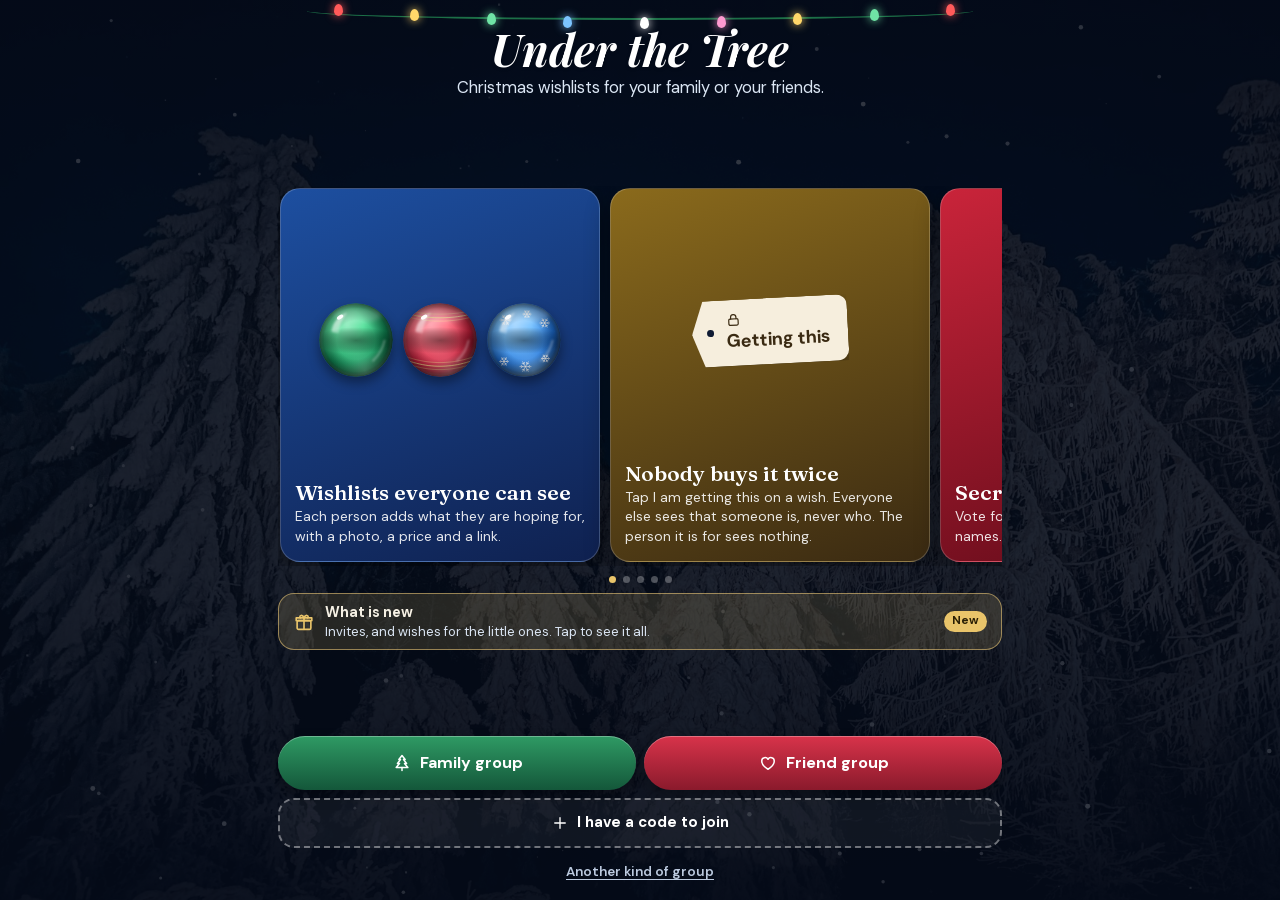
<file: index.html>
<!doctype html>
<html lang="en">
<head>
<meta charset="utf-8">
<meta name="viewport" content="width=device-width,initial-scale=1,viewport-fit=cover,user-scalable=no">
<meta name="theme-color" content="#060d1f">
<meta name="apple-mobile-web-app-capable" content="yes">
<meta name="mobile-web-app-capable" content="yes">
<title>Under the Tree</title>
<meta name="apple-mobile-web-app-title" content="Under the Tree">
<meta name="apple-mobile-web-app-status-bar-style" content="black-translucent">
<link rel="apple-touch-icon" href="icon-180.png">
<link rel="icon" type="image/png" href="icon-192.png">
<link rel="manifest" href="manifest.webmanifest">
<!-- On an iPhone or iPad, Safari shows a strip at the top: open this in the app, or get the app. An invite link hands the app its code. -->
<script>(function(){var c=(location.hash.split('/join/')[1]||'').replace(/[^A-Za-z0-9-]/g,'').slice(0,12);document.write('<meta name="apple-itunes-app" content="app-id=6836867384'+(c?', app-argument=underthetree://join/'+c:'')+'">');})();</script>
<link rel="stylesheet" href="assets/fonts/fonts.css">
<link rel="stylesheet" href="app.css?v=85">
</head>
<body>

<div id="scene" aria-hidden="true">
  <div class="sky"></div>
  <div class="photo" id="bgPhoto"></div>
  <div class="shade"></div>
</div>
<canvas id="back" aria-hidden="true"></canvas>
<div id="scrim"></div>
<div id="santa" aria-hidden="true"></div>

<div id="shell">
  <header id="top">
    <a class="wordmark" href="#/" id="wordmark"></a>
    <button id="meBtn" class="me-btn" aria-label="Switch person"></button>
  </header>
  <main id="page"></main>
  <div id="player">
    <button class="p-open" id="pOpen" aria-label="Choose a song">
      <span class="p-art" id="pArt"></span>
      <span class="p-meta"><span class="p-title" id="pTitle">Christmas music</span><span class="p-sub" id="pSub">Tap to pick a song</span></span>
    </button>
    <button class="p-btn main" id="pPlay" aria-label="Play"></button>
    <button class="p-btn" id="pNext" aria-label="Next song"></button>
    <div class="p-bar"><b id="pFill"></b></div>
  </div>
  <nav id="tabs" aria-label="Sections"></nav>
</div>

<div id="sheets"></div>
<div id="toasts" aria-live="polite"></div>
<canvas id="front" aria-hidden="true"></canvas>

<script src="js/core.js?v=85"></script>
<script src="js/icons.js?v=85"></script>
<script src="js/cloud.js?v=85"></script>
<script src="js/lock.js?v=85"></script>
<script src="js/privacy.js?v=85"></script>
<script src="js/safety.js?v=85"></script>
<script src="js/about.js?v=85"></script>
<script src="js/linkfill.js?v=85"></script>
<script>if (!App.space() && App.store.raw.get("lists")) document.write('<script src="js/seed.js"><\/script>');</script>
<script src="js/scene.js?v=85"></script>
<script src="js/music.js?v=85"></script>
<script src="js/ornament.js?v=85"></script>
<script src="js/reveal.js?v=85"></script>
<script src="js/tracker.js?v=85"></script>
<script src="js/home.js?v=85"></script>
<script src="js/lists.js?v=85"></script>
<script src="js/advent.js?v=85"></script>
<script src="js/santa.js?v=85"></script>
<script src="js/games.js?v=85"></script>
<script src="js/start.js?v=85"></script>
<script src="js/remind.js?v=85"></script>
<script src="js/tips.js?v=85"></script>
<script src="js/share.js?v=85"></script>
<script src="js/prizes.js?v=85"></script>
<script src="js/service.js?v=85"></script>
<script src="js/polish.js?v=85"></script>
<script src="js/illus.js?v=85"></script>
<script src="js/messages.js?v=85"></script>
<script src="js/tour.js?v=85"></script>
<script src="js/main.js?v=85"></script>
</body>
</html>
</file>
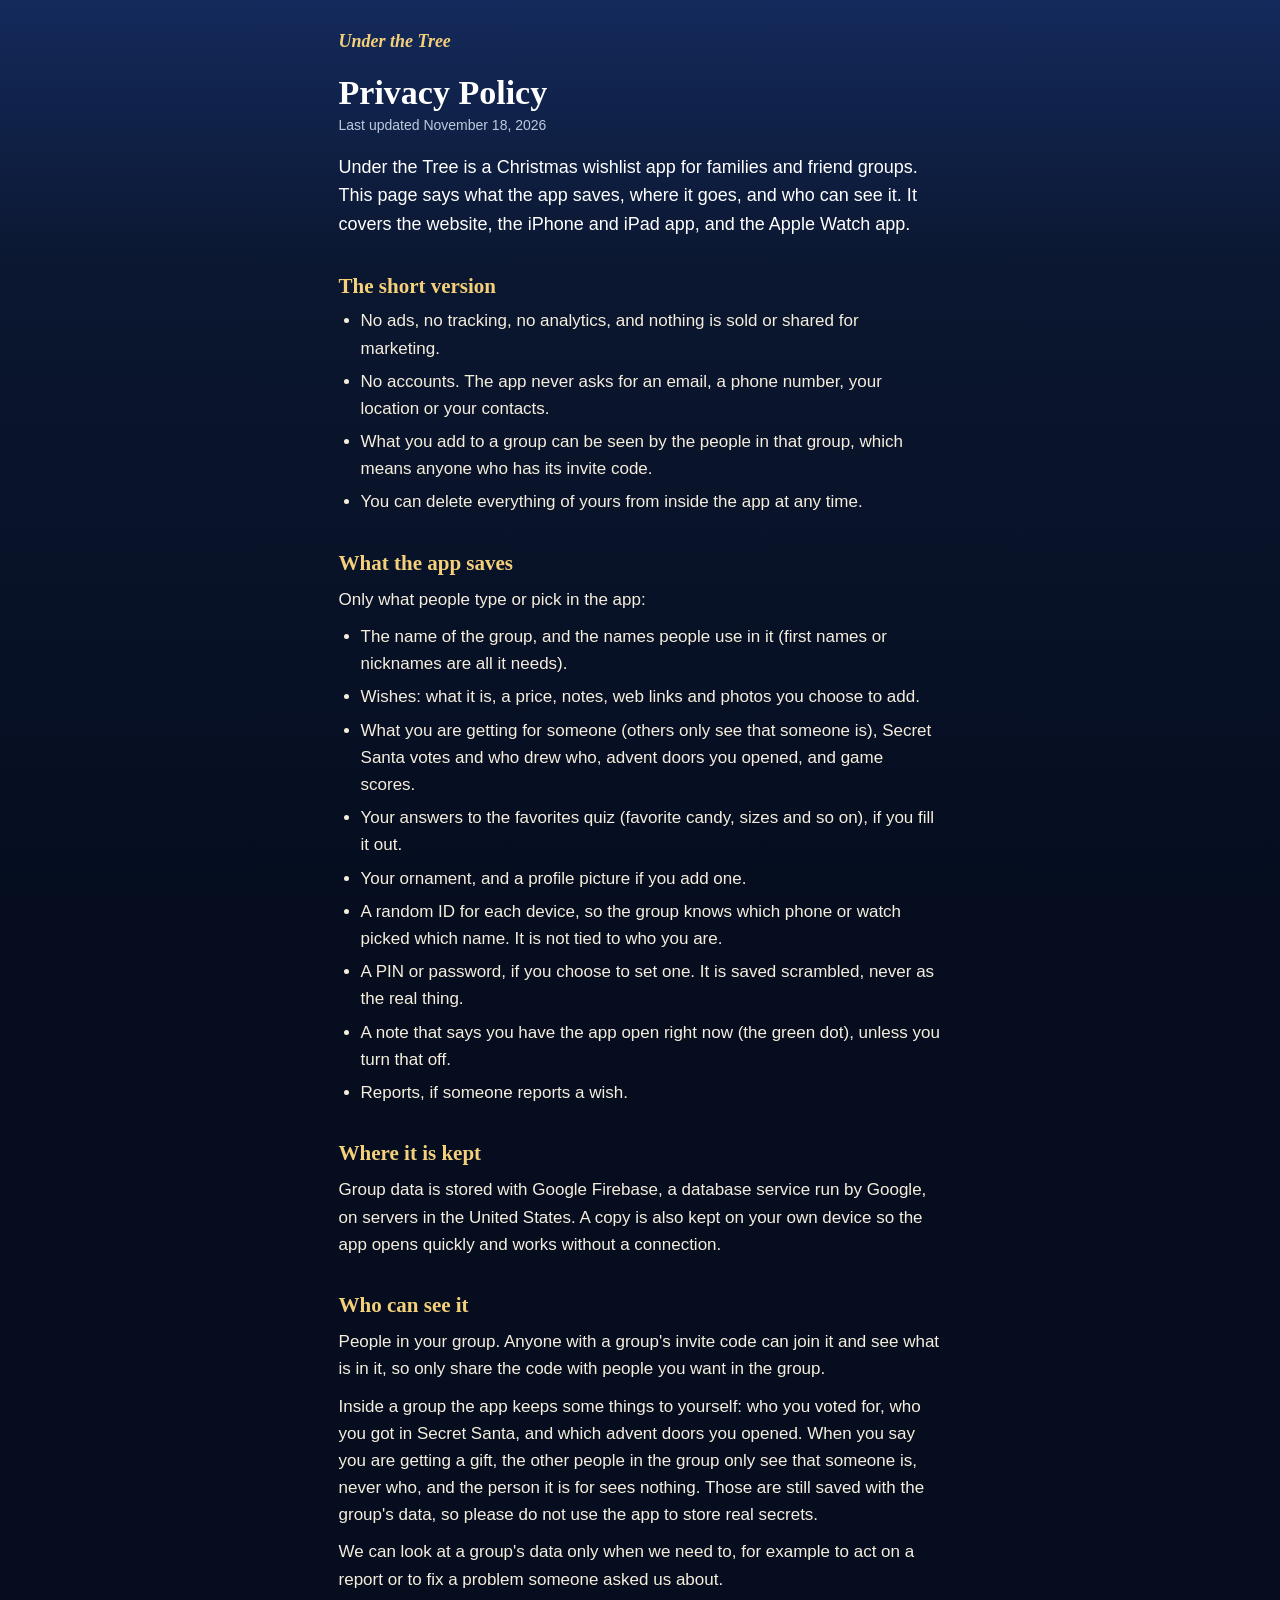
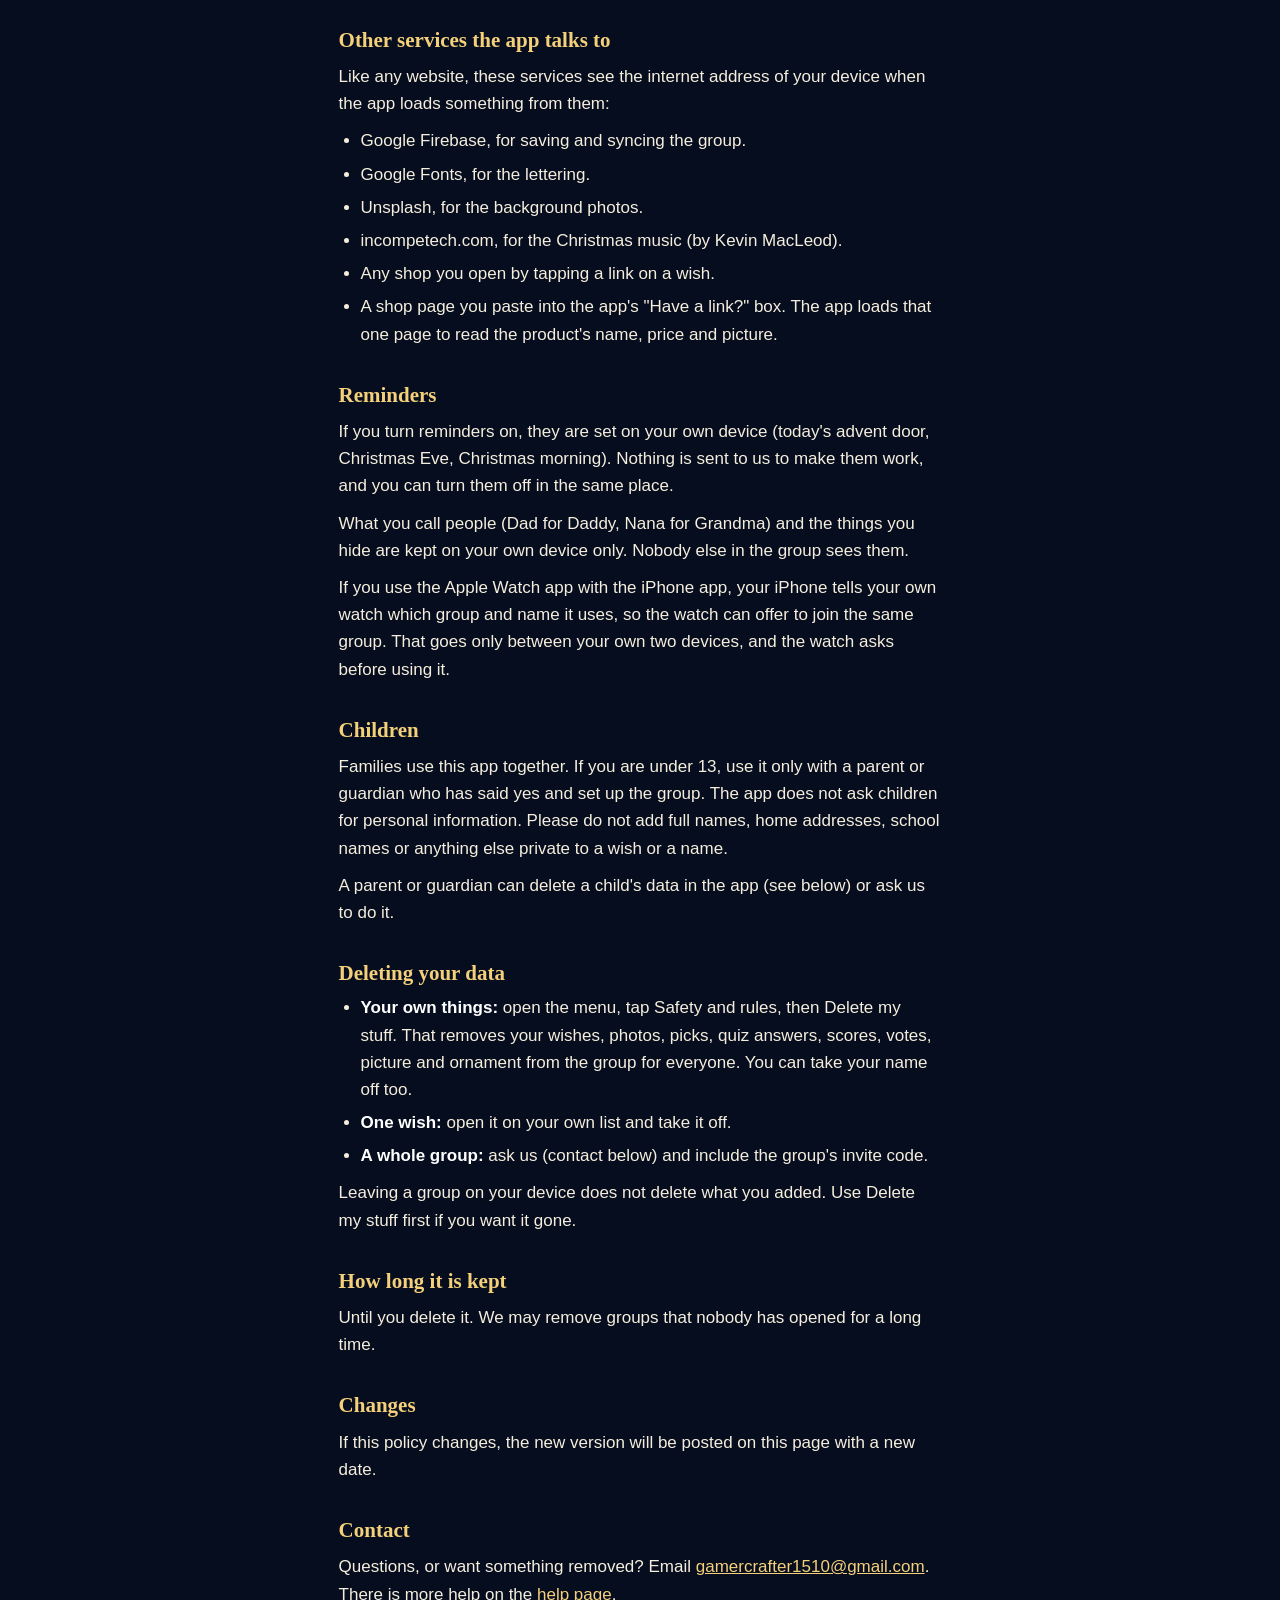
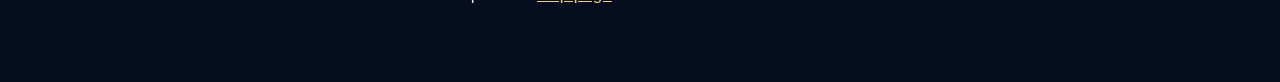
<file: privacy.html>
<!doctype html>
<html lang="en">
<head>
<meta charset="utf-8">
<meta name="viewport" content="width=device-width,initial-scale=1">
<title>Privacy Policy - Under the Tree</title>
<link rel="icon" href="icon-192.png">
<link rel="stylesheet" href="legal.css">
</head>
<body>
<main>
<a class="home" href="./">Under the Tree</a>
<h1>Privacy Policy</h1>
<p class="date">Last updated November 18, 2026</p>

<p class="lead">Under the Tree is a Christmas wishlist app for families and friend groups. This page says what the app saves, where it goes, and who can see it. It covers the website, the iPhone and iPad app, and the Apple Watch app.</p>

<h2>The short version</h2>
<ul>
<li>No ads, no tracking, no analytics, and nothing is sold or shared for marketing.</li>
<li>No accounts. The app never asks for an email, a phone number, your location or your contacts.</li>
<li>What you add to a group can be seen by the people in that group, which means anyone who has its invite code.</li>
<li>You can delete everything of yours from inside the app at any time.</li>
</ul>

<h2>What the app saves</h2>
<p>Only what people type or pick in the app:</p>
<ul>
<li>The name of the group, and the names people use in it (first names or nicknames are all it needs).</li>
<li>Wishes: what it is, a price, notes, web links and photos you choose to add.</li>
<li>What you are getting for someone (others only see that someone is), Secret Santa votes and who drew who, advent doors you opened, and game scores.</li>
<li>Your answers to the favorites quiz (favorite candy, sizes and so on), if you fill it out.</li>
<li>Your ornament, and a profile picture if you add one.</li>
<li>A random ID for each device, so the group knows which phone or watch picked which name. It is not tied to who you are.</li>
<li>A PIN or password, if you choose to set one. It is saved scrambled, never as the real thing.</li>
<li>A note that says you have the app open right now (the green dot), unless you turn that off.</li>
<li>Reports, if someone reports a wish.</li>
</ul>

<h2>Where it is kept</h2>
<p>Group data is stored with Google Firebase, a database service run by Google, on servers in the United States. A copy is also kept on your own device so the app opens quickly and works without a connection.</p>

<h2>Who can see it</h2>
<p>People in your group. Anyone with a group's invite code can join it and see what is in it, so only share the code with people you want in the group.</p>
<p>Inside a group the app keeps some things to yourself: who you voted for, who you got in Secret Santa, and which advent doors you opened. When you say you are getting a gift, the other people in the group only see that someone is, never who, and the person it is for sees nothing. Those are still saved with the group's data, so please do not use the app to store real secrets.</p>
<p>We can look at a group's data only when we need to, for example to act on a report or to fix a problem someone asked us about.</p>

<h2>Other services the app talks to</h2>
<p>Like any website, these services see the internet address of your device when the app loads something from them:</p>
<ul>
<li>Google Firebase, for saving and syncing the group.</li>
<li>Google Fonts, for the lettering.</li>
<li>Unsplash, for the background photos.</li>
<li>incompetech.com, for the Christmas music (by Kevin MacLeod).</li>
<li>Any shop you open by tapping a link on a wish.</li>
<li>A shop page you paste into the app's "Have a link?" box. The app loads that one page to read the product's name, price and picture.</li>
</ul>

<h2>Reminders</h2>
<p>If you turn reminders on, they are set on your own device (today's advent door, Christmas Eve, Christmas morning). Nothing is sent to us to make them work, and you can turn them off in the same place.</p>
<p>What you call people (Dad for Daddy, Nana for Grandma) and the things you hide are kept on your own device only. Nobody else in the group sees them.</p>
<p>If you use the Apple Watch app with the iPhone app, your iPhone tells your own watch which group and name it uses, so the watch can offer to join the same group. That goes only between your own two devices, and the watch asks before using it.</p>

<h2>Children</h2>
<p>Families use this app together. If you are under 13, use it only with a parent or guardian who has said yes and set up the group. The app does not ask children for personal information. Please do not add full names, home addresses, school names or anything else private to a wish or a name.</p>
<p>A parent or guardian can delete a child's data in the app (see below) or ask us to do it.</p>

<h2>Deleting your data</h2>
<ul>
<li><strong>Your own things:</strong> open the menu, tap Safety and rules, then Delete my stuff. That removes your wishes, photos, picks, quiz answers, scores, votes, picture and ornament from the group for everyone. You can take your name off too.</li>
<li><strong>One wish:</strong> open it on your own list and take it off.</li>
<li><strong>A whole group:</strong> ask us (contact below) and include the group's invite code.</li>
</ul>
<p>Leaving a group on your device does not delete what you added. Use Delete my stuff first if you want it gone.</p>

<h2>How long it is kept</h2>
<p>Until you delete it. We may remove groups that nobody has opened for a long time.</p>

<h2>Changes</h2>
<p>If this policy changes, the new version will be posted on this page with a new date.</p>

<h2>Contact</h2>
<p id="contact">Questions, or want something removed? Email <a href="mailto:gamercrafter1510@gmail.com">gamercrafter1510@gmail.com</a>. There is more help on the <a href="support.html">help page</a>.</p>
</main>
</body>
</html>
</file>
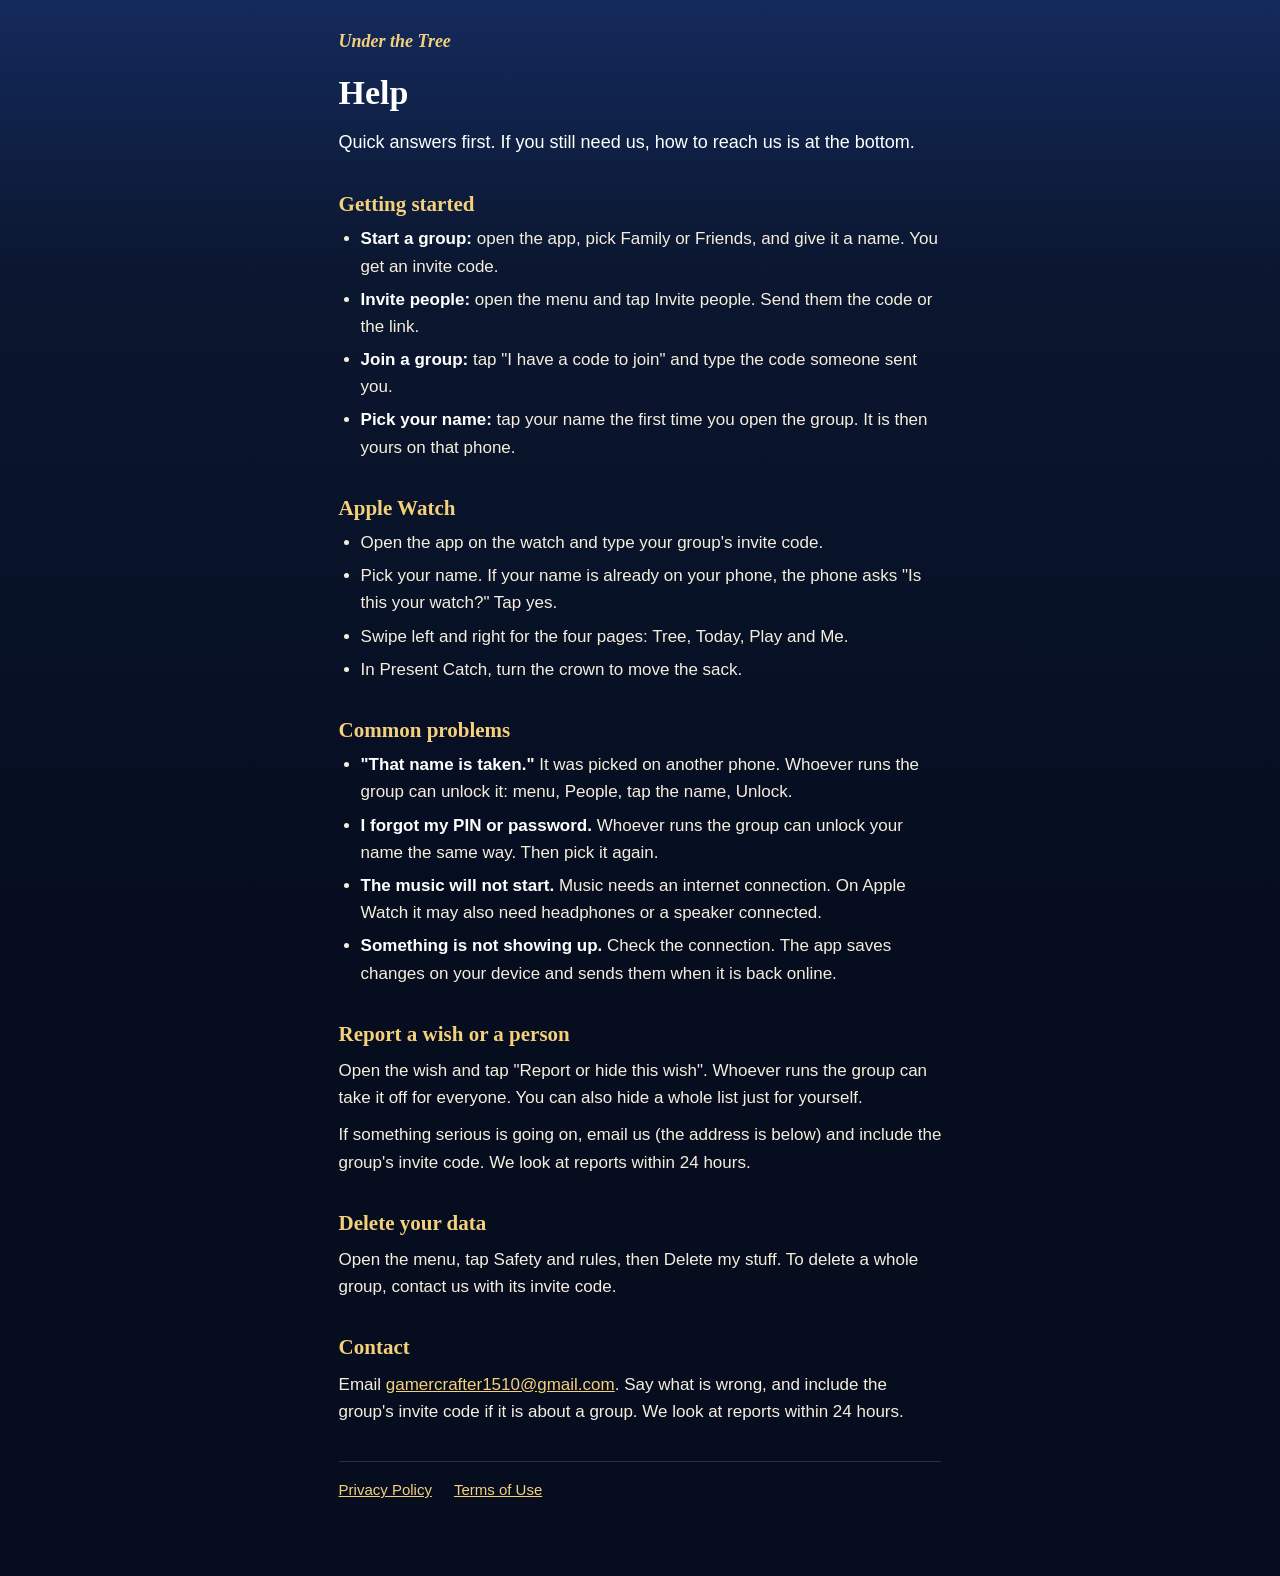
<file: support.html>
<!doctype html>
<html lang="en">
<head>
<meta charset="utf-8">
<meta name="viewport" content="width=device-width,initial-scale=1">
<title>Help - Under the Tree</title>
<link rel="icon" href="icon-192.png">
<link rel="stylesheet" href="legal.css">
</head>
<body>
<main>
<a class="home" href="./">Under the Tree</a>
<h1>Help</h1>
<p class="lead">Quick answers first. If you still need us, how to reach us is at the bottom.</p>

<h2>Getting started</h2>
<ul>
<li><strong>Start a group:</strong> open the app, pick Family or Friends, and give it a name. You get an invite code.</li>
<li><strong>Invite people:</strong> open the menu and tap Invite people. Send them the code or the link.</li>
<li><strong>Join a group:</strong> tap "I have a code to join" and type the code someone sent you.</li>
<li><strong>Pick your name:</strong> tap your name the first time you open the group. It is then yours on that phone.</li>
</ul>

<h2>Apple Watch</h2>
<ul>
<li>Open the app on the watch and type your group's invite code.</li>
<li>Pick your name. If your name is already on your phone, the phone asks "Is this your watch?" Tap yes.</li>
<li>Swipe left and right for the four pages: Tree, Today, Play and Me.</li>
<li>In Present Catch, turn the crown to move the sack.</li>
</ul>

<h2>Common problems</h2>
<ul>
<li><strong>"That name is taken."</strong> It was picked on another phone. Whoever runs the group can unlock it: menu, People, tap the name, Unlock.</li>
<li><strong>I forgot my PIN or password.</strong> Whoever runs the group can unlock your name the same way. Then pick it again.</li>
<li><strong>The music will not start.</strong> Music needs an internet connection. On Apple Watch it may also need headphones or a speaker connected.</li>
<li><strong>Something is not showing up.</strong> Check the connection. The app saves changes on your device and sends them when it is back online.</li>
</ul>

<h2>Report a wish or a person</h2>
<p>Open the wish and tap "Report or hide this wish". Whoever runs the group can take it off for everyone. You can also hide a whole list just for yourself.</p>
<p>If something serious is going on, email us (the address is below) and include the group's invite code. We look at reports within 24 hours.</p>

<h2>Delete your data</h2>
<p>Open the menu, tap Safety and rules, then Delete my stuff. To delete a whole group, contact us with its invite code.</p>

<h2>Contact</h2>
<p id="contact">Email <a href="mailto:gamercrafter1510@gmail.com">gamercrafter1510@gmail.com</a>. Say what is wrong, and include the group's invite code if it is about a group. We look at reports within 24 hours.</p>

<p class="foot"><a href="privacy.html">Privacy Policy</a> <a href="terms.html">Terms of Use</a></p>
</main>
</body>
</html>
</file>
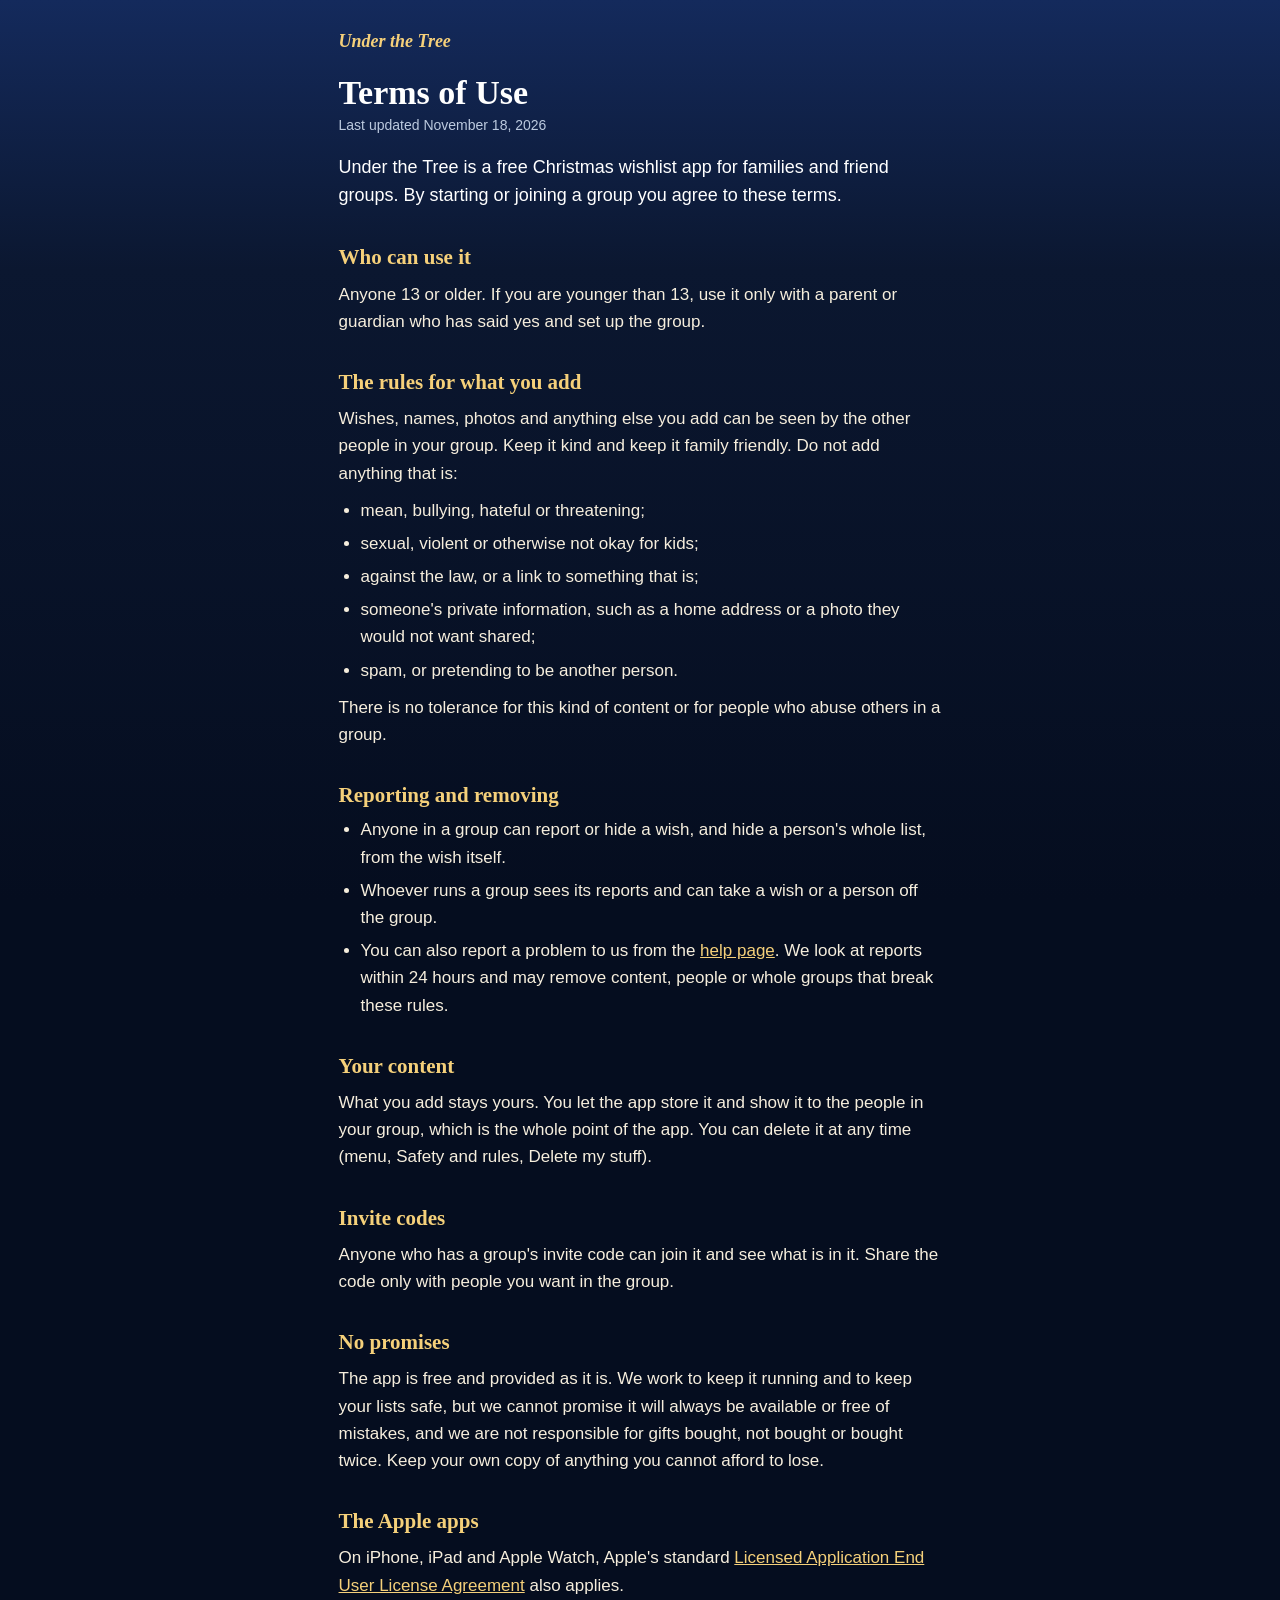
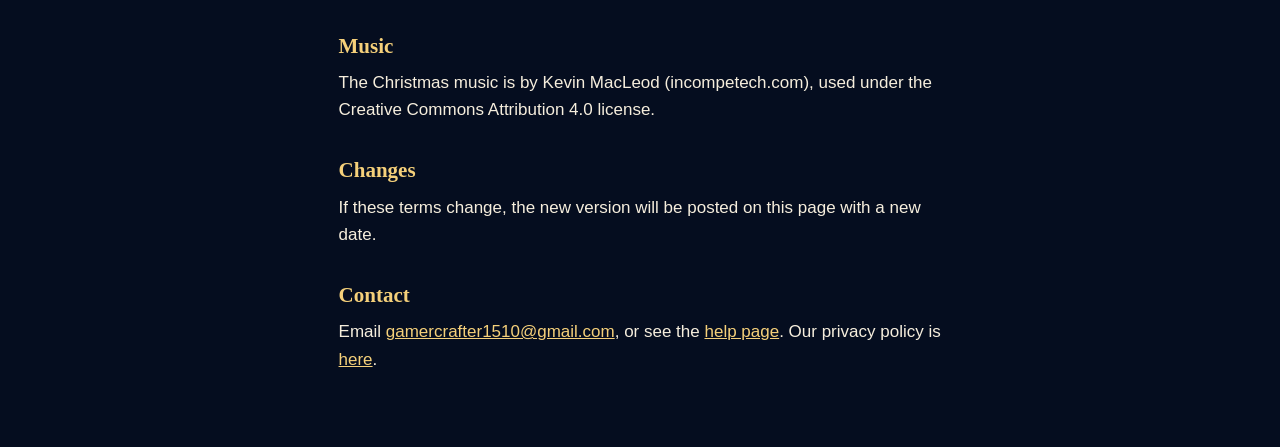
<file: terms.html>
<!doctype html>
<html lang="en">
<head>
<meta charset="utf-8">
<meta name="viewport" content="width=device-width,initial-scale=1">
<title>Terms of Use - Under the Tree</title>
<link rel="icon" href="icon-192.png">
<link rel="stylesheet" href="legal.css">
</head>
<body>
<main>
<a class="home" href="./">Under the Tree</a>
<h1>Terms of Use</h1>
<p class="date">Last updated November 18, 2026</p>

<p class="lead">Under the Tree is a free Christmas wishlist app for families and friend groups. By starting or joining a group you agree to these terms.</p>

<h2>Who can use it</h2>
<p>Anyone 13 or older. If you are younger than 13, use it only with a parent or guardian who has said yes and set up the group.</p>

<h2>The rules for what you add</h2>
<p>Wishes, names, photos and anything else you add can be seen by the other people in your group. Keep it kind and keep it family friendly. Do not add anything that is:</p>
<ul>
<li>mean, bullying, hateful or threatening;</li>
<li>sexual, violent or otherwise not okay for kids;</li>
<li>against the law, or a link to something that is;</li>
<li>someone's private information, such as a home address or a photo they would not want shared;</li>
<li>spam, or pretending to be another person.</li>
</ul>
<p>There is no tolerance for this kind of content or for people who abuse others in a group.</p>

<h2>Reporting and removing</h2>
<ul>
<li>Anyone in a group can report or hide a wish, and hide a person's whole list, from the wish itself.</li>
<li>Whoever runs a group sees its reports and can take a wish or a person off the group.</li>
<li>You can also report a problem to us from the <a href="support.html">help page</a>. We look at reports within 24 hours and may remove content, people or whole groups that break these rules.</li>
</ul>

<h2>Your content</h2>
<p>What you add stays yours. You let the app store it and show it to the people in your group, which is the whole point of the app. You can delete it at any time (menu, Safety and rules, Delete my stuff).</p>

<h2>Invite codes</h2>
<p>Anyone who has a group's invite code can join it and see what is in it. Share the code only with people you want in the group.</p>

<h2>No promises</h2>
<p>The app is free and provided as it is. We work to keep it running and to keep your lists safe, but we cannot promise it will always be available or free of mistakes, and we are not responsible for gifts bought, not bought or bought twice. Keep your own copy of anything you cannot afford to lose.</p>

<h2>The Apple apps</h2>
<p>On iPhone, iPad and Apple Watch, Apple's standard <a href="https://www.apple.com/legal/internet-services/itunes/dev/stdeula/">Licensed Application End User License Agreement</a> also applies.</p>

<h2>Music</h2>
<p>The Christmas music is by Kevin MacLeod (incompetech.com), used under the Creative Commons Attribution 4.0 license.</p>

<h2>Changes</h2>
<p>If these terms change, the new version will be posted on this page with a new date.</p>

<h2>Contact</h2>
<p>Email <a href="mailto:gamercrafter1510@gmail.com">gamercrafter1510@gmail.com</a>, or see the <a href="support.html">help page</a>. Our privacy policy is <a href="privacy.html">here</a>.</p>
</main>
</body>
</html>
</file>
<file: assets/fonts/fonts.css>
/* Fonts saved with the app (SIL Open Font License): DM Sans, Fraunces, Playfair Display. Latin letters only. */
@font-face {
  font-family: 'DM Sans';
  font-style: normal;
  font-weight: 400;
  font-display: swap;
  src: url(dm-sans-normal-400.woff2) format('woff2');
  unicode-range: U+0000-00FF, U+0131, U+0152-0153, U+02BB-02BC, U+02C6, U+02DA, U+02DC, U+0304, U+0308, U+0329, U+2000-206F, U+20AC, U+2122, U+2191, U+2193, U+2212, U+2215, U+FEFF, U+FFFD;
}
@font-face {
  font-family: 'DM Sans';
  font-style: normal;
  font-weight: 500;
  font-display: swap;
  src: url(dm-sans-normal-400.woff2) format('woff2');
  unicode-range: U+0000-00FF, U+0131, U+0152-0153, U+02BB-02BC, U+02C6, U+02DA, U+02DC, U+0304, U+0308, U+0329, U+2000-206F, U+20AC, U+2122, U+2191, U+2193, U+2212, U+2215, U+FEFF, U+FFFD;
}
@font-face {
  font-family: 'DM Sans';
  font-style: normal;
  font-weight: 600;
  font-display: swap;
  src: url(dm-sans-normal-400.woff2) format('woff2');
  unicode-range: U+0000-00FF, U+0131, U+0152-0153, U+02BB-02BC, U+02C6, U+02DA, U+02DC, U+0304, U+0308, U+0329, U+2000-206F, U+20AC, U+2122, U+2191, U+2193, U+2212, U+2215, U+FEFF, U+FFFD;
}
@font-face {
  font-family: 'DM Sans';
  font-style: normal;
  font-weight: 700;
  font-display: swap;
  src: url(dm-sans-normal-400.woff2) format('woff2');
  unicode-range: U+0000-00FF, U+0131, U+0152-0153, U+02BB-02BC, U+02C6, U+02DA, U+02DC, U+0304, U+0308, U+0329, U+2000-206F, U+20AC, U+2122, U+2191, U+2193, U+2212, U+2215, U+FEFF, U+FFFD;
}
@font-face {
  font-family: 'Fraunces';
  font-style: normal;
  font-weight: 500;
  font-display: swap;
  src: url(fraunces-normal-500.woff2) format('woff2');
  unicode-range: U+0000-00FF, U+0131, U+0152-0153, U+02BB-02BC, U+02C6, U+02DA, U+02DC, U+0304, U+0308, U+0329, U+2000-206F, U+20AC, U+2122, U+2191, U+2193, U+2212, U+2215, U+FEFF, U+FFFD;
}
@font-face {
  font-family: 'Fraunces';
  font-style: normal;
  font-weight: 600;
  font-display: swap;
  src: url(fraunces-normal-500.woff2) format('woff2');
  unicode-range: U+0000-00FF, U+0131, U+0152-0153, U+02BB-02BC, U+02C6, U+02DA, U+02DC, U+0304, U+0308, U+0329, U+2000-206F, U+20AC, U+2122, U+2191, U+2193, U+2212, U+2215, U+FEFF, U+FFFD;
}
@font-face {
  font-family: 'Fraunces';
  font-style: normal;
  font-weight: 700;
  font-display: swap;
  src: url(fraunces-normal-500.woff2) format('woff2');
  unicode-range: U+0000-00FF, U+0131, U+0152-0153, U+02BB-02BC, U+02C6, U+02DA, U+02DC, U+0304, U+0308, U+0329, U+2000-206F, U+20AC, U+2122, U+2191, U+2193, U+2212, U+2215, U+FEFF, U+FFFD;
}
@font-face {
  font-family: 'Playfair Display';
  font-style: italic;
  font-weight: 700;
  font-display: swap;
  src: url(playfair-display-italic-700.woff2) format('woff');
  unicode-range: U+0000-00FF, U+0131, U+0152-0153, U+02BB-02BC, U+02C6, U+02DA, U+02DC, U+0304, U+0308, U+0329, U+2000-206F, U+20AC, U+2122, U+2191, U+2193, U+2212, U+2215, U+FEFF, U+FFFD;
}
</file>
<file: app.css>
/* ============================================================
   Under the Tree — design system + app shell
   ============================================================ */
:root{
  --bg:#060d1f; --surface:#0f1b33; --surface2:#172848; --surface3:#1f3359;
  --line:rgba(255,255,255,.10); --line2:rgba(255,255,255,.2);
  --text:#f5f0e4; --muted:#bccadf; --dim:#93a6c2;
  --gold:#e9c46a; --gold2:#c99a2e; --gold-ink:#2a1f05;
  --red:#d7263d; --red2:#a3162a; --green:#1f9d6b; --green2:#147150; --blue:#3b82f6;
  --r:18px; --r-sm:12px; --r-xs:8px;
  --font:"DM Sans",system-ui,-apple-system,"Segoe UI",Roboto,sans-serif;
  --display:"Fraunces",Georgia,"Times New Roman",serif;
  --script:"Playfair Display","Fraunces",Georgia,serif;
  --tap:44px;
}
*{box-sizing:border-box;margin:0;padding:0}
[hidden]{display:none!important}
html,body{height:100%;overflow:hidden;overscroll-behavior:none;background:var(--bg)}
body{font-family:var(--font);font-size:15px;line-height:1.45;color:var(--text);-webkit-font-smoothing:antialiased;
  user-select:none;-webkit-user-select:none;-webkit-touch-callout:none;-webkit-tap-highlight-color:transparent;touch-action:manipulation}
input,textarea{user-select:text;-webkit-user-select:text;font:inherit;color:inherit}
button{font:inherit;color:inherit;border:0;background:none;cursor:pointer;-webkit-appearance:none}
a{color:inherit;text-decoration:none}
img{-webkit-user-drag:none;user-drag:none;display:block}
svg.ic{flex:none;display:block}
:focus-visible{outline:2px solid var(--gold);outline-offset:2px;border-radius:8px}

/* ---------------- scene (static layers, no per-frame repaint) ---------------- */
#scene{position:fixed;inset:0;z-index:0;overflow:hidden;pointer-events:none}
#scene .sky{position:absolute;inset:0;background:linear-gradient(180deg,#030713 0%,#071330 30%,#0b2348 58%,#11375c 80%,#1b5072 100%)}
#stars{position:absolute;inset:0;width:100%;height:100%}
.tw{position:absolute;width:3px;height:3px;border-radius:50%;background:#fff;animation:tw 3.4s ease-in-out infinite;will-change:opacity}
@keyframes tw{0%,100%{opacity:.1}50%{opacity:1}}
.aur{position:absolute;border-radius:50%;opacity:.55;will-change:transform}
.aur.a{left:-10vw;top:4vh;width:74vw;height:30vh;background:radial-gradient(ellipse at center,rgba(70,255,180,.34),rgba(70,255,180,0) 66%);animation:aur1 28s ease-in-out infinite alternate}
.aur.b{left:26vw;top:13vh;width:70vw;height:26vh;background:radial-gradient(ellipse at center,rgba(90,190,255,.28),rgba(90,190,255,0) 66%);animation:aur2 36s ease-in-out infinite alternate}
.aur.c{left:4vw;top:0;width:54vw;height:22vh;background:radial-gradient(ellipse at center,rgba(190,120,255,.2),rgba(190,120,255,0) 66%);animation:aur3 24s ease-in-out infinite alternate}
@keyframes aur1{from{transform:translate3d(0,0,0) scale(1) skewX(-8deg)}to{transform:translate3d(9vw,3vh,0) scale(1.16,.84) skewX(10deg)}}
@keyframes aur2{from{transform:translate3d(0,0,0) scale(1.1,.9) skewX(12deg)}to{transform:translate3d(-12vw,-2vh,0) scale(.92,1.14) skewX(-9deg)}}
@keyframes aur3{from{transform:translate3d(0,0,0) scale(.9,1.1)}to{transform:translate3d(16vw,4vh,0) scale(1.2,.8) skewX(14deg)}}
.moon{position:absolute;right:5vw;top:9vh;width:clamp(72px,11vw,160px);aspect-ratio:1;border-radius:50%;will-change:transform;
  background:radial-gradient(circle at 38% 34%,#fffef6 0,#f8eecb 46%,#e6d4a4 74%,#cfb985 100%);
  box-shadow:0 0 0 12px rgba(255,236,180,.05),0 0 90px 26px rgba(255,232,170,.2),inset -14px -10px 30px rgba(120,100,60,.3)}
.moon i{position:absolute;border-radius:50%;background:rgba(150,130,90,.26)}
.shoot{position:absolute;width:160px;height:2px;border-radius:2px;background:linear-gradient(90deg,rgba(255,255,255,0),rgba(255,255,255,.95));opacity:0}
.shoot.go{animation:shoot 1.1s ease-out}
@keyframes shoot{0%{opacity:0;transform:translate(0,0) rotate(18deg)}12%{opacity:1}100%{opacity:0;transform:translate(360px,117px) rotate(18deg)}}
.land{position:absolute;left:-3%;top:-2%;width:106%;height:104%;will-change:transform}
#back{position:fixed;inset:0;z-index:1;pointer-events:none}
#scrim{position:fixed;inset:0;z-index:2;background:#040a18;opacity:0;transition:opacity .4s;pointer-events:none}
body:not([data-page="home"]) #scrim{opacity:.8}
#santa{position:fixed;left:0;top:0;z-index:20;width:clamp(190px,26vw,420px);display:none;cursor:pointer;will-change:transform}
#santa svg{display:block;width:100%;height:auto;overflow:visible}
.bob{animation:bob .46s ease-in-out infinite alternate}
@keyframes bob{from{transform:translateY(-1.6px)}to{transform:translateY(1.6px)}}
.la{animation:legA .46s steps(1) infinite}.lb{animation:legB .46s steps(1) infinite}
@keyframes legA{0%,49.9%{opacity:1}50%,100%{opacity:0}}
@keyframes legB{0%,49.9%{opacity:0}50%,100%{opacity:1}}
#front{position:fixed;inset:0;z-index:90;pointer-events:none}
body.low .aur{animation-play-state:paused}
body.low .tw{animation:none;opacity:.7}

/* ---------------- shell ---------------- */
#shell{position:fixed;inset:0;z-index:10;display:grid;grid-template-columns:minmax(0,1fr);grid-template-rows:auto minmax(0,1fr) auto auto;
  grid-template-areas:"top" "page" "player" "tabs";
  padding:env(safe-area-inset-top) env(safe-area-inset-right) env(safe-area-inset-bottom) env(safe-area-inset-left)}
#top{grid-area:top;display:flex;align-items:center;justify-content:space-between;gap:12px;height:52px;padding:0 14px}
.wordmark{font-family:var(--display);font-weight:600;font-size:19px;letter-spacing:.01em;display:flex;align-items:center;gap:8px;color:#fff}
.wordmark svg{color:var(--gold)}
.me-btn{display:flex;align-items:center;gap:8px;height:38px;padding:0 12px 0 4px;border-radius:999px;background:rgba(10,20,42,.82);border:1px solid var(--line);font-weight:500;font-size:14px}
.me-btn:active{transform:scale(.97)}
#page{grid-area:page;min-width:0;min-height:0;display:flex;flex-direction:column;overflow:hidden;padding:0 14px;container-type:size}
#page.enter>*{animation:rise .32s cubic-bezier(.2,.8,.2,1) both}
@keyframes rise{from{opacity:0;transform:translateY(10px)}to{opacity:1;transform:none}}

#player{grid-area:player;display:flex;align-items:center;gap:10px;height:54px;margin:6px 10px 0;padding:0 8px 0 8px;border-radius:14px;
  background:rgba(12,22,44,.94);border:1px solid var(--line);position:relative;min-width:0}
.p-open{display:flex;align-items:center;gap:10px;min-width:0;flex:1;height:100%;text-align:left}
.p-art{width:38px;height:38px;border-radius:9px;flex:none;display:grid;place-items:center;color:var(--gold-ink);
  background:linear-gradient(135deg,#f3d98b,#c99a2e)}
.p-meta{min-width:0;display:block}
.p-title,.p-sub{display:block}
.p-title{font-weight:600;font-size:14px;white-space:nowrap;overflow:hidden;text-overflow:ellipsis}
.p-sub{font-size:11.5px;color:var(--muted);white-space:nowrap;overflow:hidden;text-overflow:ellipsis}
.p-btn{width:40px;height:40px;border-radius:50%;display:grid;place-items:center;flex:none;color:#fff}
.p-btn.main{background:var(--gold);color:var(--gold-ink)}
.p-btn:active{transform:scale(.92)}
.p-bar{position:absolute;left:12px;right:12px;bottom:0;height:2px;border-radius:2px;background:rgba(255,255,255,.1);overflow:hidden}
.p-bar b{display:block;height:100%;width:0;background:var(--gold)}

#tabs{grid-area:tabs;display:flex;justify-content:space-around;align-items:stretch;height:60px;margin-top:6px;
  background:rgba(8,16,34,.96);border-top:1px solid var(--line)}
.tab{flex:1;display:flex;flex-direction:column;align-items:center;justify-content:center;gap:3px;font-size:11px;font-weight:500;color:var(--dim);position:relative}
.tab.on{color:var(--gold)}
.tab.on::before{content:"";position:absolute;top:0;left:50%;width:28px;height:3px;border-radius:0 0 3px 3px;background:var(--gold);transform:translateX(-50%)}
.tab:active{transform:scale(.95)}

/* landscape phones, tablets, desktop: tabs become a side rail */
@media (orientation:landscape) and (min-width:560px){
  #shell{grid-template-columns:auto minmax(0,1fr);grid-template-rows:auto minmax(0,1fr);grid-template-areas:"tabs top" "tabs page"}
  #tabs{flex-direction:column;justify-content:center;gap:6px;height:auto;width:76px;margin:0;border-top:0;border-right:1px solid var(--line)}
  .tab{flex:none;height:62px}
  .tab.on::before{top:50%;left:0;width:3px;height:28px;border-radius:0 3px 3px 0;transform:translateY(-50%)}
  #player{grid-area:top;justify-self:end;align-self:center;margin:0 132px 0 0;height:40px;width:min(300px,34vw);border-radius:999px;padding:0 4px 0 4px}
  .p-art{width:30px;height:30px;border-radius:50%}
  .p-btn{width:32px;height:32px}
  .p-sub{display:none}
  #page{padding:0 18px 12px}
}
@media (orientation:landscape) and (min-width:560px) and (max-height:480px){
  #top{height:44px}
  #tabs{width:62px}
  .tab{height:52px;font-size:10px}
  .wordmark{font-size:16px}
  #player{height:36px;margin-right:118px}
  .me-btn{height:34px}
  #page{padding:0 14px 8px}
}

/* ---------------- components ---------------- */
.h1{font-family:var(--display);font-weight:600;font-size:clamp(22px,5cqh + 8px,34px);line-height:1.08;color:#fff}
.h2{font-family:var(--display);font-weight:600;font-size:19px;line-height:1.15;color:#fff}
.muted{color:var(--muted)} .small{font-size:13px} .center{text-align:center}
.row{display:flex;align-items:center} .col{display:flex;flex-direction:column}
.gap{gap:10px} .gap-s{gap:6px} .grow{flex:1;min-width:0;min-height:0} .end{justify-content:flex-end} .between{justify-content:space-between} .wrap{flex-wrap:wrap}

.btn{display:inline-flex;align-items:center;justify-content:center;gap:8px;min-height:var(--tap);padding:0 18px;border-radius:12px;font-weight:600;font-size:15px;
  background:var(--surface2);border:1px solid var(--line2);color:#fff;transition:transform .1s,filter .15s;white-space:nowrap}
.btn:active{transform:scale(.97)}
.btn.primary{background:var(--gold);border-color:transparent;color:var(--gold-ink)}
.btn.red{background:var(--red);border-color:transparent}
.btn.green{background:var(--green);border-color:transparent}
.btn.danger{background:transparent;border-color:rgba(215,38,61,.6);color:#ff8a98}
.btn.ghost{background:transparent}
.btn.sm{min-height:36px;padding:0 13px;font-size:13.5px;border-radius:10px}
.btn.block{width:100%}
.btn[disabled]{opacity:.45;pointer-events:none}
@media(hover:hover){.btn:hover{filter:brightness(1.1)}}
.icon-btn{width:var(--tap);height:var(--tap);border-radius:50%;display:grid;place-items:center;flex:none;color:#fff}
.icon-btn.solid{background:rgba(10,20,42,.82);border:1px solid var(--line)}
.icon-btn:active{transform:scale(.92)}

.card{background:var(--surface);border:1px solid var(--line);border-radius:var(--r)}
.chip{display:inline-flex;align-items:center;gap:6px;height:26px;padding:0 10px;border-radius:999px;font-size:12.5px;font-weight:600;background:var(--surface2);border:1px solid var(--line);white-space:nowrap}
.chip.gold{background:var(--gold);color:var(--gold-ink);border-color:transparent}
.chip.red{background:var(--red);color:#fff;border-color:transparent}
.chip.green{background:var(--green);color:#fff;border-color:transparent}
.chip svg{width:14px;height:14px}

.avatar{width:var(--size);height:var(--size);border-radius:50%;display:inline-grid;place-items:center;flex:none;
  background:radial-gradient(circle at 30% 26%,rgba(255,255,255,.9) 0,rgba(255,255,255,.35) 7%,rgba(255,255,255,0) 22%),radial-gradient(circle at 38% 32%,var(--c1),var(--c2) 58%,var(--c3));
  box-shadow:inset -3px -4px 8px rgba(0,0,0,.35)}
.avatar b{font-family:var(--display);font-weight:600;font-size:calc(var(--size)*.44);color:#fff;text-shadow:0 1px 2px rgba(0,0,0,.4);line-height:1}

.field{display:block;margin-bottom:14px}
.field>span,.label{display:block;font-size:13px;font-weight:600;color:var(--muted);margin-bottom:6px}
.input{width:100%;min-height:46px;padding:11px 13px;border-radius:12px;background:#0a1429;border:1px solid var(--line2);font-size:16px;color:#fff}
textarea.input{min-height:96px;resize:none;line-height:1.45}
.input::placeholder{color:var(--dim)}
.input:focus{outline:2px solid var(--gold);outline-offset:0;border-color:transparent}
.switch{display:flex;align-items:center;justify-content:space-between;gap:14px;min-height:52px;padding:8px 0;cursor:pointer}
.switch .s-text b{display:block;font-weight:600}.switch .s-text small{color:var(--muted);font-size:12.5px}
.switch input{appearance:none;-webkit-appearance:none;width:48px;height:28px;border-radius:999px;background:#2a3b5e;position:relative;flex:none;transition:background .2s;cursor:pointer}
.switch input::after{content:"";position:absolute;left:3px;top:3px;width:22px;height:22px;border-radius:50%;background:#fff;transition:transform .2s}
.switch input:checked{background:var(--gold)}
.switch input:checked::after{transform:translateX(20px)}
.divider{height:1px;background:var(--line);margin:8px 0}
.empty{flex:1;display:flex;flex-direction:column;align-items:center;justify-content:center;gap:12px;text-align:center;color:var(--muted);padding:20px}
.empty svg{color:var(--gold);opacity:.9}
.empty p{max-width:34ch}

/* sheets */
#sheets{position:fixed;inset:0;z-index:60;pointer-events:none}
.sheet-back{position:absolute;inset:0;background:rgba(2,6,16,0);display:flex;align-items:flex-end;justify-content:center;pointer-events:auto;transition:background .22s}
.sheet-back.in{background:rgba(2,6,16,.66)}
.sheet-back.out{background:rgba(2,6,16,0)}
.sheet{width:100%;max-width:560px;max-height:calc(100% - 28px);display:flex;flex-direction:column;background:var(--surface);border:1px solid var(--line2);border-bottom:0;
  border-radius:22px 22px 0 0;transform:translateY(102%);transition:transform .26s cubic-bezier(.2,.8,.2,1);padding-bottom:env(safe-area-inset-bottom)}
.sheet.wide{max-width:760px}
.sheet-back.in .sheet{transform:none}
.sheet-back.out .sheet{transform:translateY(102%)}
.sheet-head{touch-action:none;display:flex;align-items:center;justify-content:space-between;gap:10px;padding:16px 10px 6px 20px;flex:none}
.sheet-head h2{font-family:var(--display);font-weight:600;font-size:21px;line-height:1.15;color:#fff}
.sheet-body{padding:6px 20px 20px;overflow-y:auto;overscroll-behavior:contain;-webkit-overflow-scrolling:touch;min-height:0}
.sheet.confirm .sheet-head{padding-bottom:14px}
@media (min-width:700px) and (min-height:520px){
  .sheet-back{align-items:center}
  .sheet{border-radius:22px;border-bottom:1px solid var(--line2);transform:translateY(16px) scale(.98);opacity:0;transition:transform .2s,opacity .2s}
  .sheet-back.in .sheet{opacity:1}
  .sheet-back.out .sheet{transform:translateY(16px) scale(.98);opacity:0}
}
.who-grid{display:grid;grid-template-columns:repeat(3,1fr);gap:10px;margin-top:14px}
.who-btn{display:flex;flex-direction:column;align-items:center;gap:8px;padding:14px 6px;border-radius:16px;background:var(--surface2);border:1px solid var(--line);font-weight:600}
.who-btn:active{transform:scale(.96)}
@media (orientation:landscape) and (max-height:480px){.who-grid{grid-template-columns:repeat(6,1fr)}.who-btn .avatar{--size:44px!important}}

#toasts{position:fixed;left:0;right:0;top:calc(env(safe-area-inset-top) + 58px);z-index:95;display:flex;flex-direction:column;gap:8px;align-items:center;pointer-events:none;padding:0 16px}
.toast{background:#fff;color:#111a2e;border-radius:999px;padding:9px 18px;font-size:14px;font-weight:600;box-shadow:0 10px 30px rgba(0,0,0,.45);animation:rise .25s ease both;transition:opacity .4s,transform .4s;text-align:center}
.toast.out{opacity:0;transform:translateY(-8px)}

/* ---------------- home ---------------- */
.page-home{justify-content:space-between}
.count{flex:none;text-align:center;padding-top:1cqh;text-shadow:0 2px 14px rgba(4,9,22,.85),0 0 2px rgba(4,9,22,.6)}
.count-num{font-family:var(--display);font-weight:600;font-size:min(19cqh,30cqw,150px);line-height:.9;color:#fff;font-variant-numeric:tabular-nums lining-nums;display:block}
.count-unit{font-size:clamp(13px,2.6cqh,18px);font-weight:500;color:#e6ecf6;display:block;margin-top:.6cqh}
.count-sub{display:inline-flex;gap:14px;margin-top:1cqh;font-size:clamp(12px,2.3cqh,15px);color:var(--muted);font-variant-numeric:tabular-nums}
.count-sub b{color:#fff;font-weight:600}
.count.merry .count-num{font-size:min(11cqh,13cqw,90px);line-height:1}
.tree-area{flex:1;min-height:0;display:flex;flex-direction:column;justify-content:space-evenly}
.g-row{position:relative}
.garland{display:block;width:100%;height:auto}
.g-bulbs{position:absolute;left:0;top:0;width:100%;pointer-events:none}
.gb{position:absolute;width:8px;height:8px;margin:-4px 0 0 -4px;border-radius:50%;background:var(--c);box-shadow:0 0 10px 3px var(--c);animation:gb 2.6s ease-in-out infinite;will-change:opacity}
@keyframes gb{0%,100%{opacity:1}50%{opacity:.3}}
.orns{display:flex;justify-content:space-around;align-items:flex-start;position:relative}
.orn{--size:min(24cqw,17cqh);display:block;position:relative}
.hang{display:flex;flex-direction:column;align-items:center;transform-origin:50% 0;animation:sway var(--dur,5s) ease-in-out var(--del,0s) infinite alternate;will-change:transform}
@keyframes sway{from{transform:rotate(-2.2deg)}to{transform:rotate(2.2deg)}}
.orn:active .ball{transform:scale(.96)}
.thread{width:1.5px;height:var(--len,20px);background:linear-gradient(var(--gold2),var(--gold))}
.cap{width:calc(var(--size)*.2);height:calc(var(--size)*.11);border-radius:3px 3px 2px 2px;position:relative;margin-bottom:-2px;z-index:1;
  background:linear-gradient(90deg,#7c5d1c,#f7e3a1 42%,#c79a3c 66%,#6a4f17)}
.cap::before{content:"";position:absolute;left:50%;top:calc(var(--size)*-.07);width:calc(var(--size)*.08);height:calc(var(--size)*.08);border:1.5px solid var(--gold);border-radius:50%;transform:translateX(-50%)}
.ball{width:var(--size);height:var(--size);border-radius:50%;position:relative;display:grid;place-items:center;transition:transform .12s;
  background:
    radial-gradient(circle at 30% 26%,rgba(255,255,255,.95) 0,rgba(255,255,255,.5) 5%,rgba(255,255,255,0) 20%),
    radial-gradient(circle at 72% 80%,rgba(255,255,255,.18) 0,rgba(255,255,255,0) 34%),
    radial-gradient(circle at 38% 32%,var(--c1) 0,var(--c2) 56%,var(--c3) 100%);
  box-shadow:inset calc(var(--size)*-.08) calc(var(--size)*-.1) calc(var(--size)*.22) rgba(0,0,0,.42),0 calc(var(--size)*.1) calc(var(--size)*.24) rgba(0,0,0,.45)}
.ball::before,.ball::after{content:"";position:absolute;border-radius:50%;border-bottom:1.4px solid rgba(255,238,180,.6)}
.ball::before{left:7%;right:7%;top:10%;height:28%}
.ball::after{left:2%;right:2%;top:44%;height:28%}
.bname{font-family:var(--script);font-size:calc(var(--size)*.19);color:#fffdf2;line-height:1;position:relative;z-index:1;text-shadow:0 2px 5px rgba(0,0,0,.55)}
.orn.me .ball{box-shadow:inset calc(var(--size)*-.08) calc(var(--size)*-.1) calc(var(--size)*.22) rgba(0,0,0,.42),0 0 0 2.5px var(--gold),0 calc(var(--size)*.1) calc(var(--size)*.24) rgba(0,0,0,.45)}
.olabel{margin-top:max(5px,1cqh);font-size:clamp(10.5px,2cqh,12.5px);font-weight:600;color:#e9f0fb;background:rgba(6,14,30,.8);border-radius:999px;padding:2px 9px;white-space:nowrap}
.orn.me .olabel{background:var(--gold);color:var(--gold-ink)}
@media (orientation:landscape) and (min-width:560px){
  .page-home{flex-direction:column}
  .count{display:flex;align-items:baseline;justify-content:center;gap:14px;flex-wrap:wrap;padding-top:0}
  .count-num{font-size:min(22cqh,9cqw,120px);display:inline}
  .count-unit{display:inline;margin:0;font-size:clamp(14px,4cqh,22px)}
  .count-sub{margin-top:0}
  .orn{--size:min(12.4cqw,36cqh,170px)}
}

/* ---------------- wishlists ---------------- */
.phead{flex:none;display:flex;align-items:center;gap:10px;padding:2px 0 10px;min-height:52px}
.phead .ttl{min-width:0;flex:1}
.phead .ttl .h1{white-space:nowrap;overflow:hidden;text-overflow:ellipsis}
.phead .ttl p{font-size:13px;color:var(--muted);white-space:nowrap;overflow:hidden;text-overflow:ellipsis}
.reel{flex:1;min-height:0;display:flex;gap:12px;overflow-x:auto;overflow-y:hidden;scroll-snap-type:x mandatory;scrollbar-width:none;-webkit-overflow-scrolling:touch;
  margin:0 -14px;padding:0 14px;scroll-padding:0 14px}
.reel::-webkit-scrollbar{display:none}
.wcard{flex:0 0 min(78cqw,340px);height:100%;scroll-snap-align:start;display:flex;flex-direction:column;overflow:hidden;position:relative;text-align:left;
  background:var(--surface);border:1px solid var(--line);border-radius:var(--r)}
.wcard:active{transform:scale(.99)}
.wcard.is-top{border-color:rgba(233,196,106,.7)}
.wpic{flex:1 1 0;min-height:0;position:relative;overflow:hidden;background:linear-gradient(160deg,var(--c2),var(--c3));display:grid;place-items:center;color:rgba(255,255,255,.92)}
.wpic img{position:absolute;inset:0;width:100%;height:100%;object-fit:cover}
.wpic .ph{width:38%;max-width:96px;height:auto;aspect-ratio:1;opacity:.9}
.wbadges{position:absolute;left:10px;top:10px;right:10px;display:flex;gap:6px;flex-wrap:wrap;z-index:2}
.wcount{position:absolute;right:10px;bottom:10px;z-index:2;font-size:12px;font-weight:600;background:rgba(0,0,0,.6);border-radius:999px;padding:2px 9px;display:flex;align-items:center;gap:5px}
.wtaken{position:absolute;inset:0;z-index:3;background:rgba(6,14,30,.72);display:grid;place-items:center}
.wtaken span{display:flex;align-items:center;gap:8px;background:var(--green);color:#fff;font-weight:600;border-radius:999px;padding:8px 16px}
.wbody{flex:none;padding:12px 14px 14px;display:flex;flex-direction:column;gap:6px}
.wtitle{font-family:var(--display);font-weight:600;font-size:19px;line-height:1.15;color:#fff;display:-webkit-box;-webkit-line-clamp:2;-webkit-box-orient:vertical;overflow:hidden}
.wprice{font-weight:600;color:var(--gold);font-size:15px}
.wwhy{font-size:13.5px;color:var(--muted);display:-webkit-box;-webkit-line-clamp:2;-webkit-box-orient:vertical;overflow:hidden}
.wacts{display:flex;gap:8px;margin-top:4px}
.wacts .btn{flex:1}
.addcard{align-items:center;justify-content:center;gap:10px;border-style:dashed;border-color:rgba(233,196,106,.55);background:rgba(15,27,51,.7);color:var(--gold);font-weight:600}
.dots{flex:none;display:flex;justify-content:center;gap:6px;height:22px;align-items:center}
.dots i{width:6px;height:6px;border-radius:50%;background:rgba(255,255,255,.28);transition:all .2s}
.dots i.on{width:18px;background:var(--gold)}
@container (max-height:340px){.wcard{flex-direction:row}.wpic{flex:0 0 40%}.wbody{flex:1;min-width:0;justify-content:center;padding:10px 14px}.wtitle{font-size:17px}.wacts .btn{min-height:36px;font-size:13.5px}}
@media (orientation:landscape) and (min-width:560px){
  .wcard{flex-basis:min(calc((100cqw - 24px)/3),360px)}
  .reel{margin:0;padding:0;scroll-padding:0}
}
@media (orientation:landscape) and (min-width:560px) and (max-width:900px){.wcard{flex-basis:calc((100cqw - 12px)/2)}}

/* wish detail */
.gal{display:flex;overflow-x:auto;scroll-snap-type:x mandatory;scrollbar-width:none;border-radius:16px;background:#0a1429;aspect-ratio:4/3;max-height:42vh;width:100%}
.gal::-webkit-scrollbar{display:none}
.gal>*{flex:0 0 100%;scroll-snap-align:center;position:relative;display:grid;place-items:center}
.gal img{width:100%;height:100%;object-fit:contain}
.gal .ph{width:30%;color:rgba(255,255,255,.85)}
.d-title{font-family:var(--display);font-weight:600;font-size:25px;line-height:1.12;color:#fff;margin-top:14px}
.d-price{font-weight:600;color:var(--gold);font-size:17px;margin-top:4px}
.d-sec{margin-top:18px}
.d-sec h3{font-size:13px;font-weight:600;color:var(--muted);margin-bottom:8px}
.why{list-style:none;display:flex;flex-direction:column;gap:8px}
.why li{display:flex;gap:10px;align-items:flex-start;line-height:1.4}
.why svg{color:var(--green);margin-top:2px;width:18px;height:18px}
.links{display:flex;flex-direction:column;gap:8px}
.backup{padding:14px;border-radius:14px;background:var(--surface2);border:1px solid var(--line)}
.backup b{display:block;font-family:var(--display);font-size:18px;color:#fff}
.d-note{color:#dfe6f2;line-height:1.5;white-space:pre-wrap}
.sticky-acts{position:sticky;bottom:-20px;margin:18px -20px -20px;padding:12px 20px 16px;background:linear-gradient(rgba(15,27,51,0),var(--surface) 22%);display:flex;gap:8px}
.sticky-acts .btn{flex:1}

/* wish form */
.drop{border:1.5px dashed var(--line2);border-radius:14px;padding:12px;display:flex;gap:10px;flex-wrap:wrap;align-items:center;transition:border-color .15s,background .15s}
.drop.over{border-color:var(--gold);background:rgba(233,196,106,.08)}
.thumb{width:74px;height:74px;border-radius:10px;overflow:hidden;position:relative;background:#0a1429;flex:none}
.thumb img{width:100%;height:100%;object-fit:cover}
.thumb button{position:absolute;right:3px;top:3px;width:24px;height:24px;border-radius:50%;background:rgba(0,0,0,.72);display:grid;place-items:center;color:#fff}
.thumb button svg{width:14px;height:14px}
.addphoto{width:74px;height:74px;border-radius:10px;border:1px solid var(--line2);background:var(--surface2);display:flex;flex-direction:column;align-items:center;justify-content:center;gap:3px;font-size:11.5px;font-weight:600;color:var(--gold);flex:none}
.drop-hint{font-size:12.5px;color:var(--muted);flex:1;min-width:120px}
.linkrow{display:flex;gap:8px;margin-bottom:8px}
.linkrow .input{flex:1}
.iconpick{display:flex;gap:6px;flex-wrap:wrap}
.iconpick button{width:42px;height:42px;border-radius:10px;background:var(--surface2);border:1px solid var(--line);display:grid;place-items:center;color:#cfd9ea}
.iconpick button.on{background:var(--gold);color:var(--gold-ink);border-color:transparent}
.fold{border:1px solid var(--line);border-radius:14px;padding:0 14px;margin-bottom:14px}
.fold>summary{list-style:none;display:flex;align-items:center;justify-content:space-between;min-height:50px;cursor:pointer;font-weight:600}
.fold>summary::-webkit-details-marker{display:none}
.fold[open]>summary{border-bottom:1px solid var(--line);margin-bottom:14px}
.fold>summary svg{transition:transform .2s}
.fold[open]>summary svg{transform:rotate(90deg)}

/* music sheet */
.tracks{display:flex;flex-direction:column}
.track{display:flex;align-items:center;gap:12px;min-height:52px;padding:6px 4px;border-bottom:1px solid var(--line);text-align:left;width:100%}
.track .n{width:26px;text-align:center;color:var(--dim);font-variant-numeric:tabular-nums;font-size:13px;flex:none;display:grid;place-items:center}
.track .t{flex:1;min-width:0;font-weight:500;white-space:nowrap;overflow:hidden;text-overflow:ellipsis}
.track.on .t,.track.on .n{color:var(--gold)}
.track:active{background:rgba(255,255,255,.04)}
.eq{display:flex;gap:2px;align-items:flex-end;height:14px}
.eq i{width:3px;height:14px;border-radius:2px;background:var(--gold);transform-origin:bottom;transform:scaleY(.3)}
.playing .eq i{animation:eq .8s ease-in-out infinite alternate}
.playing .eq i:nth-child(2){animation-delay:-.3s}.playing .eq i:nth-child(3){animation-delay:-.55s}
@keyframes eq{from{transform:scaleY(.25)}to{transform:scaleY(1)}}

@media(prefers-reduced-motion:reduce){*,*::before,*::after{animation-duration:.01ms!important;animation-iteration-count:1!important;transition-duration:.01ms!important}}
</file>
<file: legal.css>
/* The privacy, terms and help pages: quiet and easy to read, in the app's own colors. */
:root { --night: #0b1730; --deep: #050d1f; --gold: #f5d07a; --cream: #f6eedd; --muted: #bccadf; --line: rgba(255, 255, 255, .14); }
* { box-sizing: border-box; }
html { background: var(--deep); }
body { margin: 0; min-height: 100vh; background: linear-gradient(#142a5c, var(--night) 30%, var(--deep)) fixed; color: var(--cream); font: 17px/1.6 "DM Sans", -apple-system, "Segoe UI", Roboto, sans-serif; }
main { max-width: 68ch; margin: 0 auto; padding: 28px 20px 64px; }
.home { display: inline-block; color: var(--gold); font: italic 700 18px/1 Georgia, "Times New Roman", serif; text-decoration: none; }
h1 { font: 700 34px/1.15 Georgia, "Times New Roman", serif; margin: 18px 0 2px; color: #fff; }
h2 { font: 700 21px/1.25 Georgia, "Times New Roman", serif; margin: 34px 0 6px; color: var(--gold); }
p, li { color: var(--cream); }
p { margin: 10px 0; }
ul { margin: 8px 0; padding-left: 22px; }
li { margin: 6px 0; }
.date { color: var(--muted); font-size: 14px; margin: 0; }
.lead { font-size: 18px; color: #fff; margin-top: 16px; }
a { color: var(--gold); }
a:focus-visible { outline: 2px solid var(--gold); outline-offset: 3px; border-radius: 3px; }
strong { color: #fff; }
.foot { margin-top: 36px; padding-top: 16px; border-top: 1px solid var(--line); display: flex; gap: 22px; font-size: 15px; }
</file>
